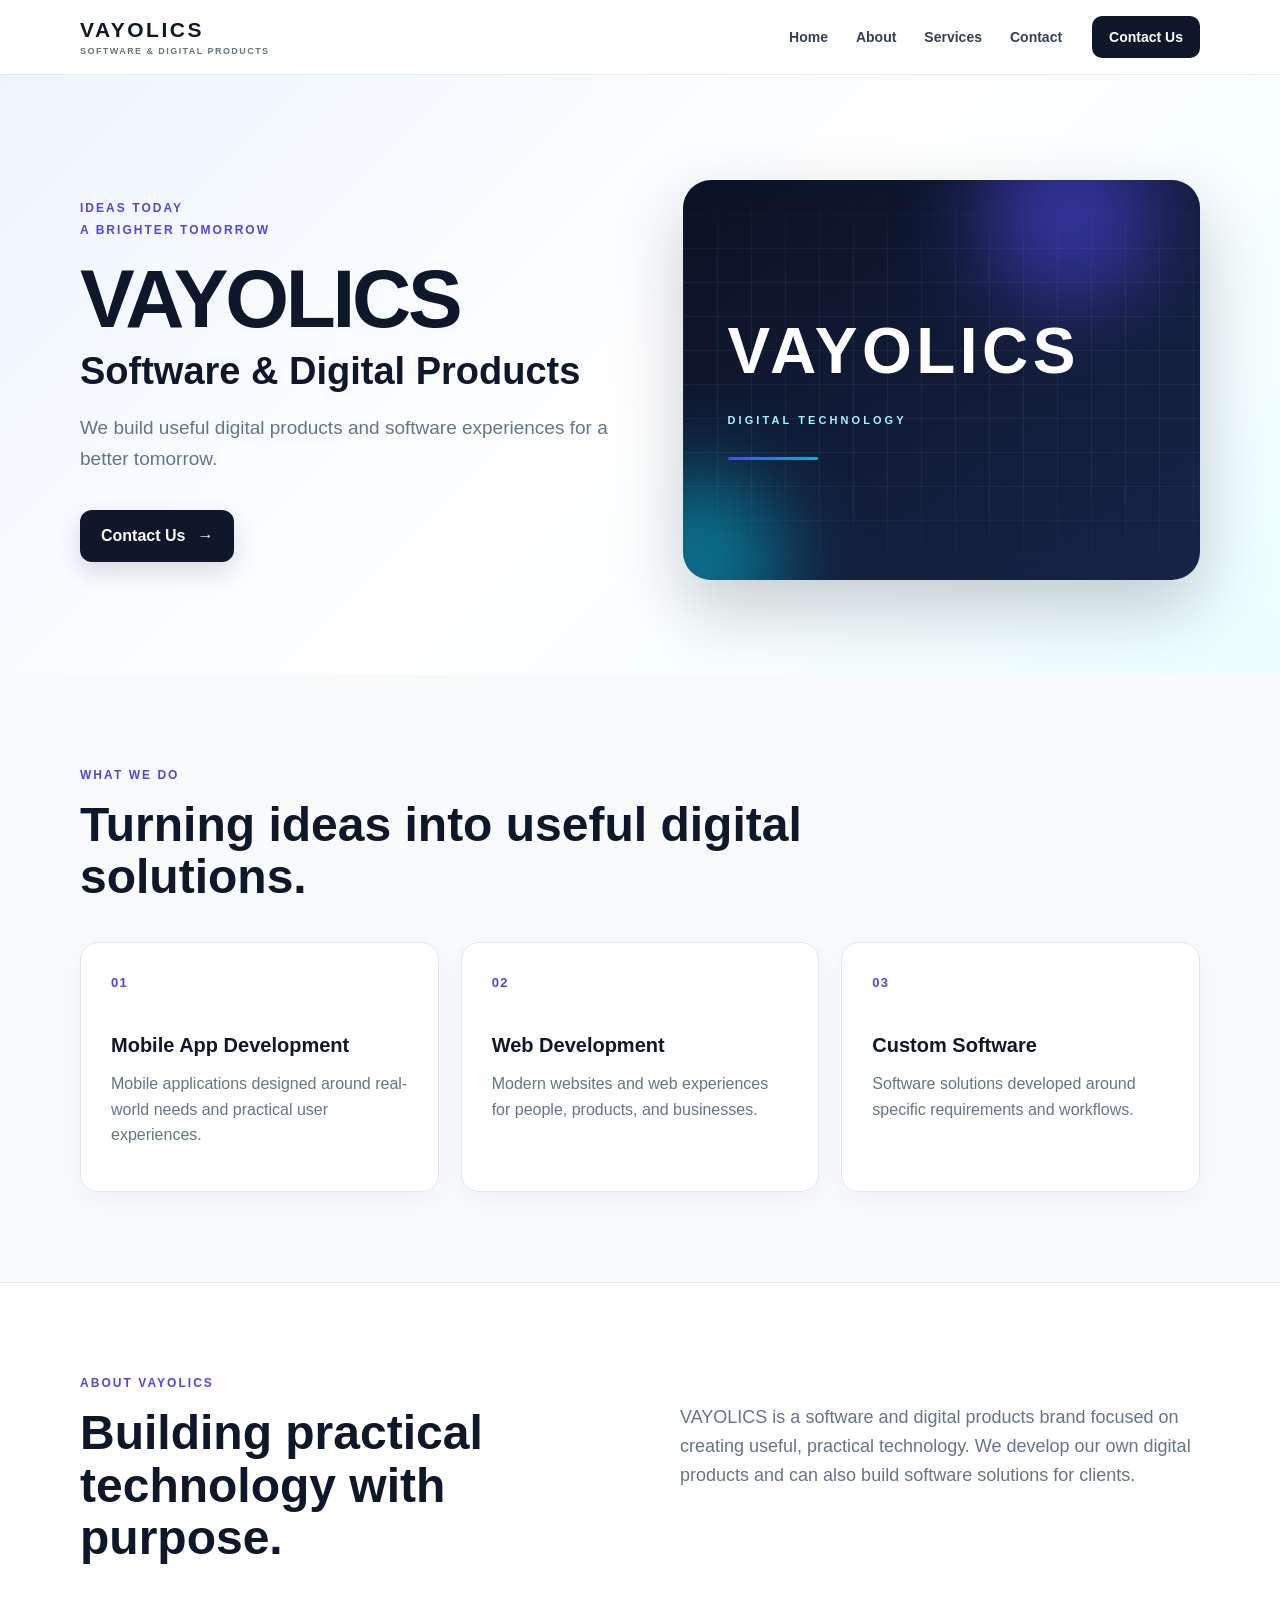
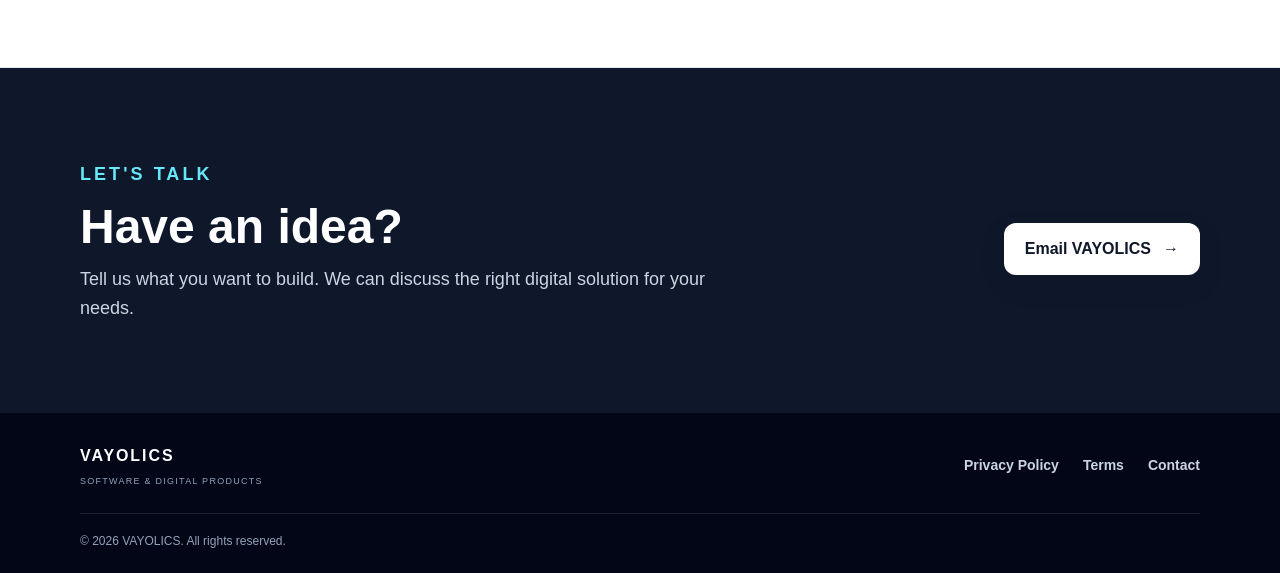
<file: index.html>
<!doctype html>
<html lang="en">
<head>
<meta charset="utf-8">
<meta name="viewport" content="width=device-width,initial-scale=1">
<meta name="description" content="VAYOLICS — Software & Digital Products. Building useful, practical digital solutions.">
<title>VAYOLICS | Software & Digital Products</title>
<link rel="stylesheet" href="style.css">
</head>
<body>
<header class="site-header">
  <div class="container nav">
    <a class="brand" href="#home"><strong>VAYOLICS</strong><span>SOFTWARE &amp; DIGITAL PRODUCTS</span></a>
    <nav aria-label="Main navigation">
      <a href="#home">Home</a><a href="#about">About</a><a href="#services">Services</a><a href="#contact">Contact</a>
    </nav>
    <a class="nav-cta" href="#contact">Contact Us</a>
  </div>
</header>
<main>
<section id="home" class="hero">
  <div class="container hero-grid">
    <div class="hero-copy">
      <p class="eyebrow">IDEAS TODAY<br>A BRIGHTER TOMORROW</p>
      <h1>VAYOLICS</h1>
      <h2>Software &amp; Digital Products</h2>
      <p class="lead">We build useful digital products and software experiences for a better tomorrow.</p>
      <a class="button" href="#contact">Contact Us <span>→</span></a>
    </div>
    <div class="hero-visual" aria-hidden="true">
      <div class="visual-glow glow-one"></div><div class="visual-glow glow-two"></div>
      <div class="visual-grid"></div>
      <div class="visual-word">VAYOLICS</div>
      <div class="visual-caption">DIGITAL TECHNOLOGY</div>
      <div class="visual-line"></div>
    </div>
  </div>
</section>
<section id="services" class="section services">
  <div class="container">
    <div class="section-head"><p class="eyebrow">WHAT WE DO</p><h2>Turning ideas into useful digital solutions.</h2></div>
    <div class="cards">
      <article class="card"><div class="icon">01</div><h3>Mobile App Development</h3><p>Mobile applications designed around real-world needs and practical user experiences.</p></article>
      <article class="card"><div class="icon">02</div><h3>Web Development</h3><p>Modern websites and web experiences for people, products, and businesses.</p></article>
      <article class="card"><div class="icon">03</div><h3>Custom Software</h3><p>Software solutions developed around specific requirements and workflows.</p></article>
    </div>
  </div>
</section>
<section id="about" class="section about">
  <div class="container about-grid">
    <div><p class="eyebrow">ABOUT VAYOLICS</p><h2>Building practical technology with purpose.</h2></div>
    <p>VAYOLICS is a software and digital products brand focused on creating useful, practical technology. We develop our own digital products and can also build software solutions for clients.</p>
  </div>
</section>
<section id="contact" class="section contact">
  <div class="container contact-box">
    <div><p class="eyebrow">LET'S TALK</p><h2>Have an idea?</h2><p>Tell us what you want to build. We can discuss the right digital solution for your needs.</p></div>
    <a class="button light" href="mailto:vayolics@gmail.com">Email VAYOLICS <span>→</span></a>
  </div>
</section>
</main>
<footer>
  <div class="container footer-row">
    <div><strong>VAYOLICS</strong><small>SOFTWARE &amp; DIGITAL PRODUCTS</small></div>
    <div class="footer-links"><a href="privacy.html">Privacy Policy</a><a href="terms.html">Terms</a><a href="#contact">Contact</a></div>
  </div>
  <div class="container copyright">© 2026 VAYOLICS. All rights reserved.</div>
</footer>
</body>
</html>
</file>
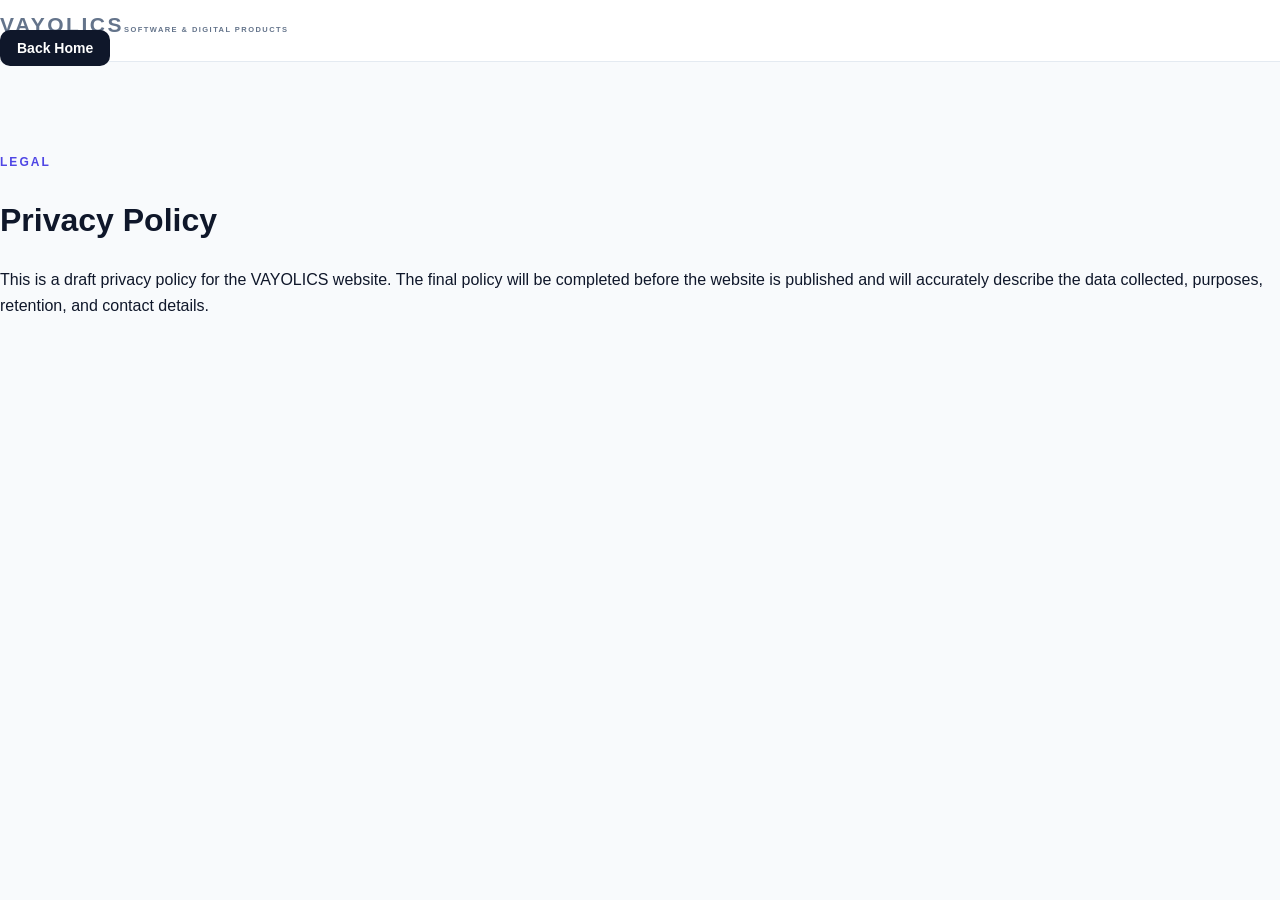
<file: privacy.html>
<!doctype html><html lang="en"><head><meta charset="utf-8"><meta name="viewport" content="width=device-width,initial-scale=1"><title>Privacy Policy | VAYOLICS</title><link rel="stylesheet" href="style.css"></head><body><header class="site-header"><a class="brand" href="index.html"><span class="vmark"><i></i><b></b></span><span><strong>VAYOLICS</strong><small>SOFTWARE &amp; DIGITAL PRODUCTS</small></span></a><a class="nav-cta" href="index.html">Back Home</a></header><main class="section"><p class="eyebrow">LEGAL</p><h1>Privacy Policy</h1><p>This is a draft privacy policy for the VAYOLICS website. The final policy will be completed before the website is published and will accurately describe the data collected, purposes, retention, and contact details.</p></main></body></html>
</file>
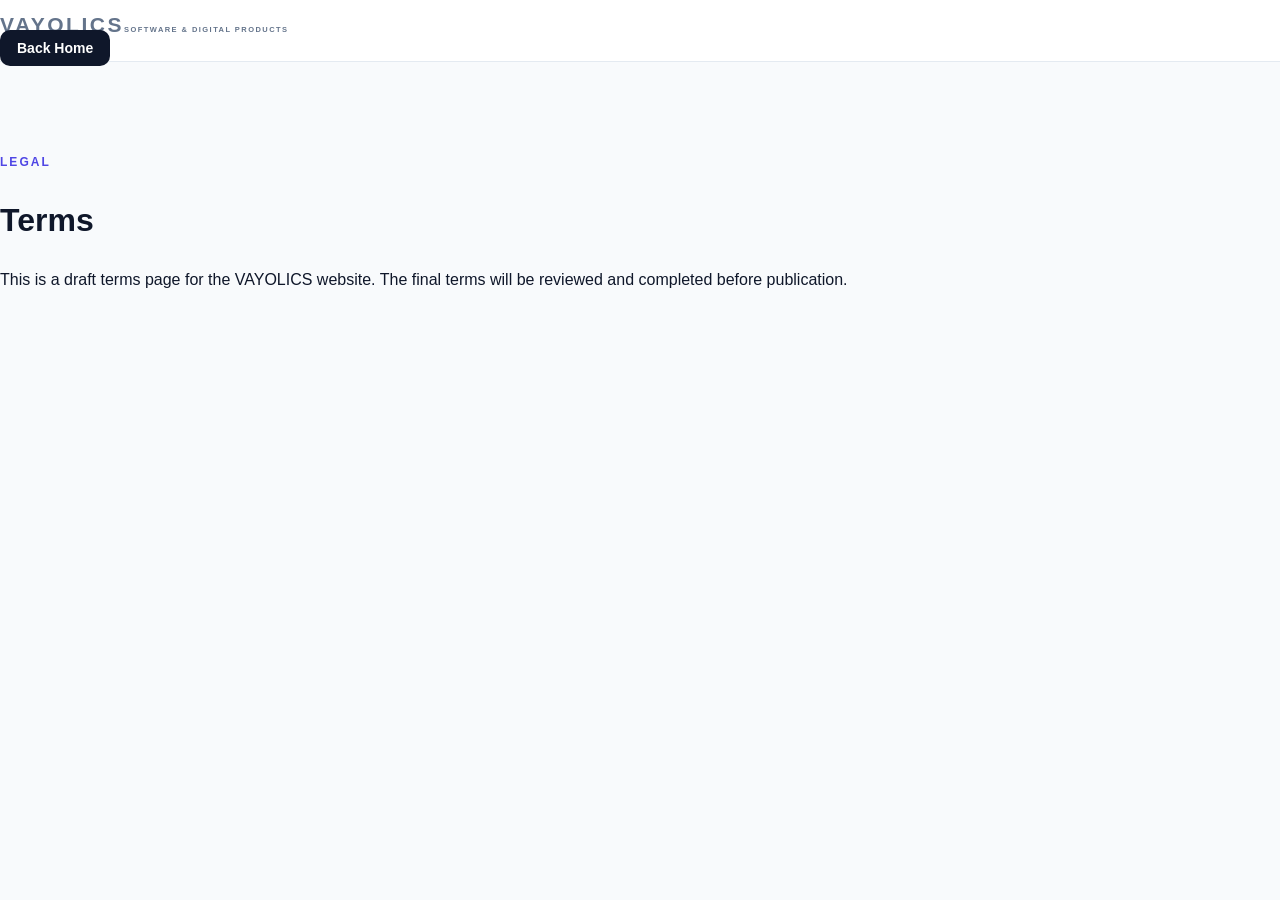
<file: terms.html>
<!doctype html><html lang="en"><head><meta charset="utf-8"><meta name="viewport" content="width=device-width,initial-scale=1"><title>Terms | VAYOLICS</title><link rel="stylesheet" href="style.css"></head><body><header class="site-header"><a class="brand" href="index.html"><span class="vmark"><i></i><b></b></span><span><strong>VAYOLICS</strong><small>SOFTWARE &amp; DIGITAL PRODUCTS</small></span></a><a class="nav-cta" href="index.html">Back Home</a></header><main class="section"><p class="eyebrow">LEGAL</p><h1>Terms</h1><p>This is a draft terms page for the VAYOLICS website. The final terms will be reviewed and completed before publication.</p></main></body></html>
</file>
<file: style.css>
:root{--navy:#0f172a;--navy2:#111c35;--blue:#4f46e5;--cyan:#06b6d4;--text:#0f172a;--muted:#64748b;--line:#e2e8f0;--bg:#f8fafc;--white:#fff}
*{box-sizing:border-box}html{scroll-behavior:smooth}body{margin:0;font-family:Inter,Segoe UI,Arial,sans-serif;color:var(--text);background:var(--bg);line-height:1.6}.container{width:min(1120px,92%);margin:auto}
.site-header{position:sticky;top:0;z-index:20;background:rgba(255,255,255,.94);backdrop-filter:blur(14px);border-bottom:1px solid rgba(226,232,240,.9)}.nav{height:74px;display:flex;align-items:center;gap:30px}.brand{display:flex;flex-direction:column;text-decoration:none;color:var(--navy);line-height:1}.brand strong{font-size:21px;letter-spacing:.12em}.brand span{margin-top:7px;font-size:9px;font-weight:700;letter-spacing:.16em;color:var(--muted)}nav{display:flex;gap:28px;margin-left:auto}nav a,.footer-links a{color:#334155;text-decoration:none;font-size:14px;font-weight:600}nav a:hover,.footer-links a:hover{color:var(--blue)}.nav-cta{padding:10px 17px;border-radius:10px;background:var(--navy);color:#fff;text-decoration:none;font-size:14px;font-weight:700}
.hero{padding:105px 0 95px;background:linear-gradient(135deg,#eef5ff 0%,#fff 52%,#ecfeff 100%);overflow:hidden}.hero-grid{display:grid;grid-template-columns:1.02fr .98fr;gap:64px;align-items:center}.eyebrow{margin:0;color:var(--blue);font-size:12px;font-weight:800;letter-spacing:.17em;line-height:1.8}.hero h1{font-size:clamp(50px,7vw,82px);line-height:.95;margin:18px 0 12px;letter-spacing:-.04em}.hero h2{font-size:clamp(25px,3vw,38px);line-height:1.15;margin:0 0 20px}.lead{font-size:19px;color:var(--muted);max-width:620px}.button{display:inline-flex;align-items:center;gap:12px;margin-top:17px;padding:13px 21px;border-radius:12px;background:var(--navy);color:#fff;text-decoration:none;font-weight:700;box-shadow:0 10px 25px rgba(15,23,42,.14)}.button:hover{transform:translateY(-1px)}
.hero-visual{height:400px;border-radius:28px;background:linear-gradient(145deg,#0b1224,#172448);position:relative;overflow:hidden;box-shadow:0 28px 70px rgba(15,23,42,.22);display:flex;flex-direction:column;justify-content:center;padding:45px}.visual-grid{position:absolute;inset:0;background-image:linear-gradient(rgba(148,163,184,.09) 1px,transparent 1px),linear-gradient(90deg,rgba(148,163,184,.09) 1px,transparent 1px);background-size:34px 34px;mask-image:linear-gradient(to bottom,transparent,black 25%,black 75%,transparent)}.visual-glow{position:absolute;border-radius:50%;filter:blur(45px);opacity:.6}.glow-one{width:180px;height:180px;background:#4f46e5;right:40px;top:-55px}.glow-two{width:170px;height:170px;background:#06b6d4;left:-70px;bottom:-65px}.visual-word{position:relative;font-size:clamp(42px,5vw,70px);font-weight:900;letter-spacing:.07em;color:#fff}.visual-caption{position:relative;margin-top:10px;color:#a5f3fc;font-size:11px;letter-spacing:.28em;font-weight:700}.visual-line{position:relative;width:90px;height:3px;margin-top:28px;background:linear-gradient(90deg,var(--blue),var(--cyan));border-radius:3px}
.section{padding:90px 0}.section-head{max-width:760px}.section h2{font-size:clamp(32px,4vw,48px);line-height:1.1;margin:12px 0}.cards{display:grid;grid-template-columns:repeat(3,1fr);gap:22px;margin-top:38px}.card{background:#fff;border:1px solid var(--line);border-radius:18px;padding:30px;min-height:250px;box-shadow:0 8px 25px rgba(15,23,42,.04)}.card .icon{font-size:13px;font-weight:900;letter-spacing:.1em;color:var(--blue);margin-bottom:35px}.card h3{font-size:20px;margin:0 0 10px}.card p,.about-grid>p,.contact-box p{color:var(--muted);margin:0}.about{background:#fff;border-top:1px solid var(--line);border-bottom:1px solid var(--line)}.about-grid{display:grid;grid-template-columns:1fr 1fr;gap:80px;align-items:start}.about-grid>p{font-size:18px;padding-top:30px}.contact{background:var(--navy);color:#fff}.contact-box{display:flex;align-items:center;justify-content:space-between;gap:50px}.contact .eyebrow{color:#67e8f9}.contact h2{margin-top:10px}.contact-box p{color:#cbd5e1;max-width:650px;font-size:18px}.button.light{background:#fff;color:var(--navy);white-space:nowrap}.button.light:hover{background:#ecfeff}footer{background:#020617;color:#94a3b8;padding:30px 0 22px}.footer-row{display:flex;align-items:center;justify-content:space-between;gap:30px}.footer-row strong{display:block;color:#fff;letter-spacing:.12em}.footer-row small{display:block;margin-top:5px;font-size:9px;letter-spacing:.14em}.footer-links{display:flex;gap:24px}.footer-links a{color:#cbd5e1}.copyright{border-top:1px solid rgba(148,163,184,.16);margin-top:25px;padding-top:18px;font-size:12px}
@media(max-width:820px){.nav{height:auto;min-height:72px;flex-wrap:wrap;padding:13px 0;gap:14px}.nav nav{order:3;width:100%;justify-content:center;gap:20px}.nav-cta{margin-left:auto}.hero{padding:70px 0}.hero-grid{grid-template-columns:1fr;gap:45px}.hero-visual{height:300px}.cards{grid-template-columns:1fr}.about-grid{grid-template-columns:1fr;gap:15px}.about-grid>p{padding-top:0}.contact-box{flex-direction:column;align-items:flex-start}.footer-row{flex-direction:column;align-items:flex-start}.footer-links{flex-wrap:wrap}}
@media(max-width:480px){nav a{font-size:13px}.nav-cta{font-size:13px}.hero h1{font-size:50px}.hero-visual{height:250px;padding:28px}.visual-word{font-size:34px}.section{padding:65px 0}}
</file>
